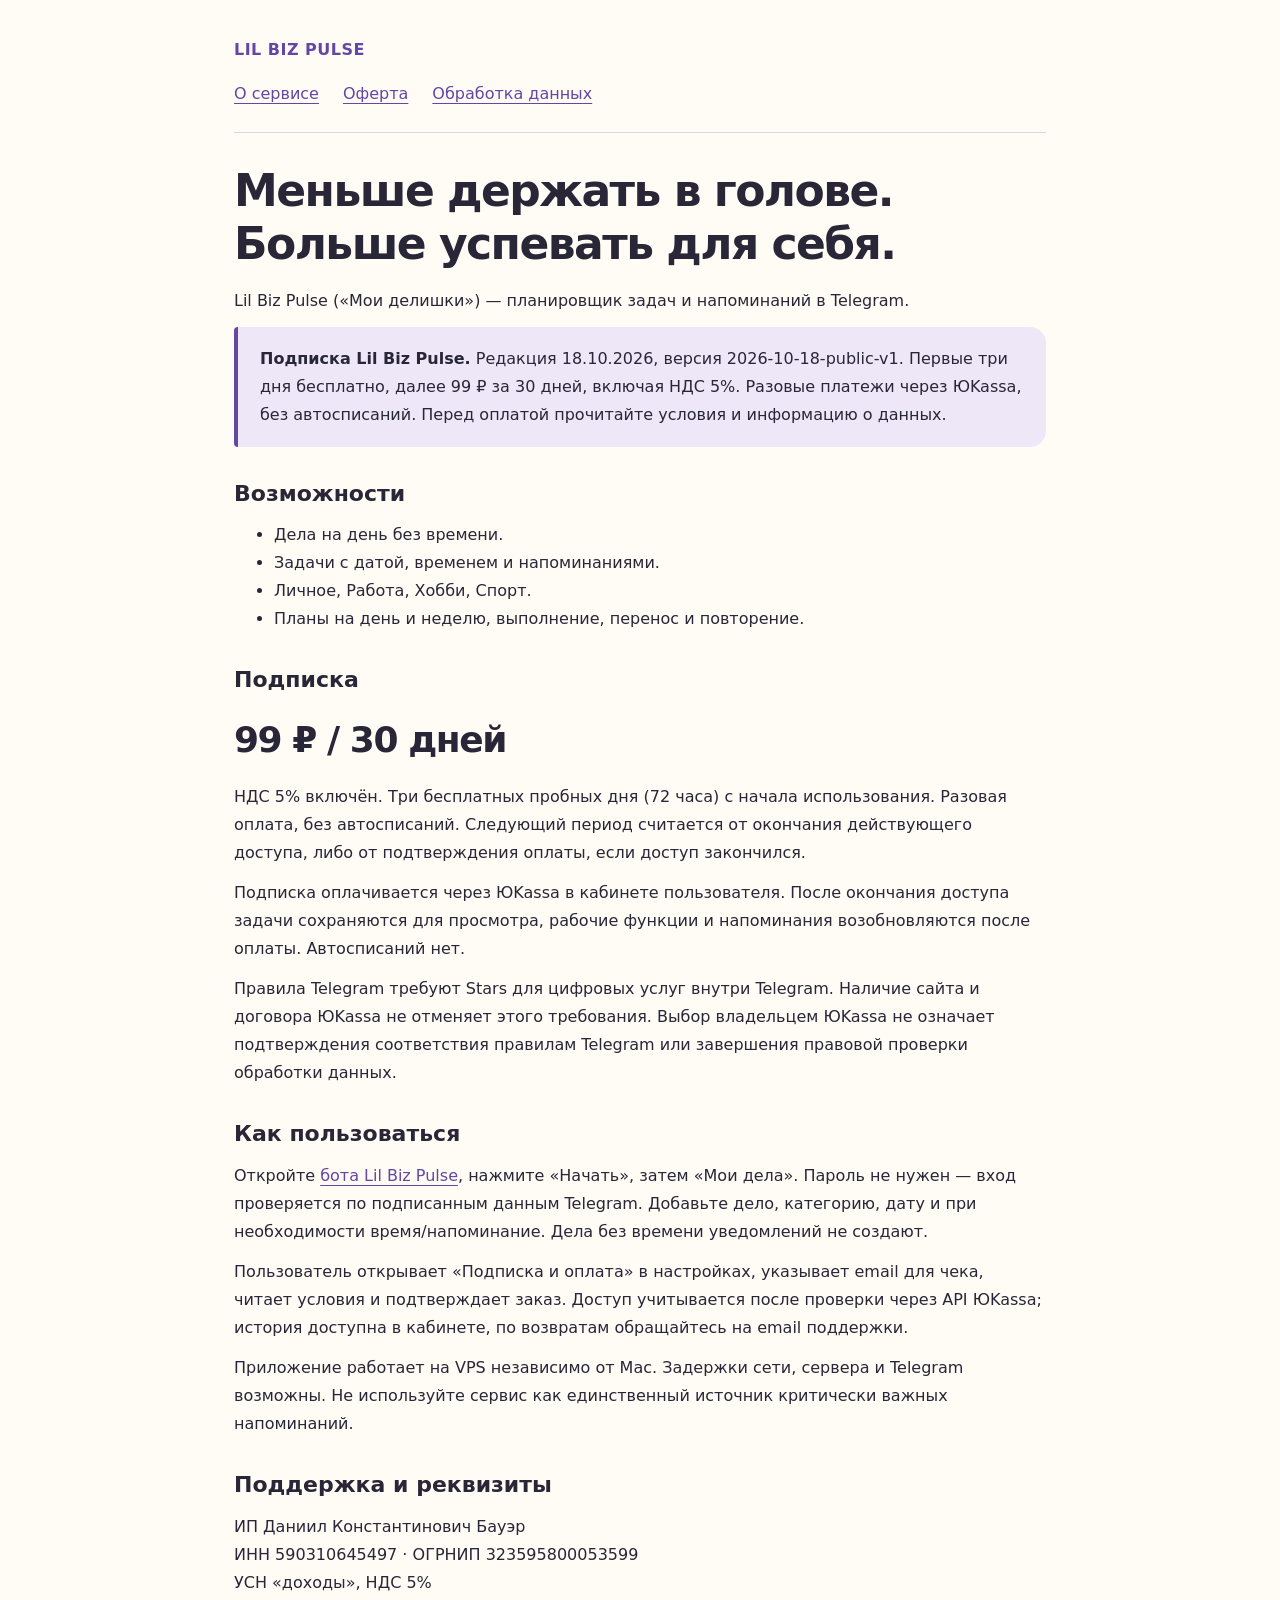
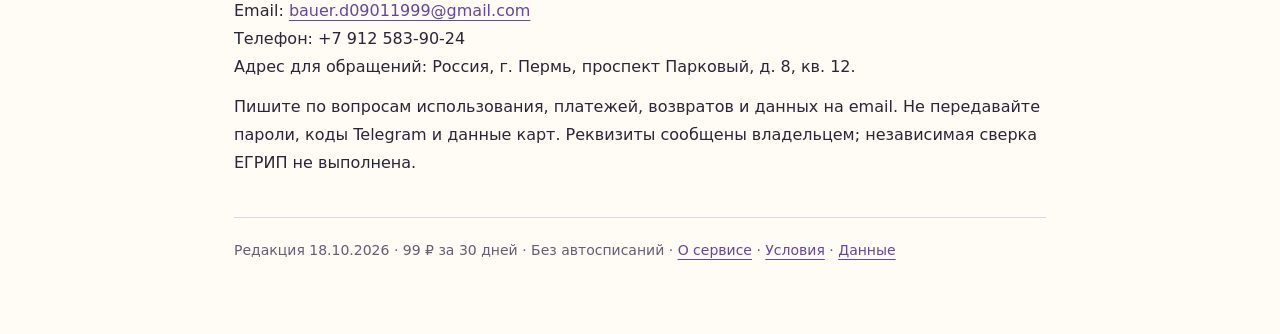
<file: index.html>
<!doctype html>
<html lang="ru"><head><meta charset="utf-8"><meta name="viewport" content="width=device-width,initial-scale=1"><title>О сервисе — Lil Biz Pulse</title><link rel="stylesheet" href="style.css"></head>
<body><main><header><a class="brand" href="index.html">LIL BIZ PULSE</a><nav aria-label="Документы"><a href="index.html">О сервисе</a><a href="offer.html">Оферта</a><a href="privacy.html">Обработка данных</a></nav></header>
<h1>Меньше держать в голове.<br>Больше успевать для себя.</h1>
<p>Lil Biz Pulse («Мои делишки») — планировщик задач и напоминаний в Telegram.</p><aside class="note"><strong>Подписка Lil Biz Pulse.</strong> Редакция 18.10.2026, версия 2026-10-18-public-v1. Первые три дня бесплатно, далее 99 ₽ за 30 дней, включая НДС 5%. Разовые платежи через ЮKassa, без автосписаний. Перед оплатой прочитайте условия и информацию о данных.</aside>
<h2>Возможности</h2><ul><li>Дела на день без времени.</li><li>Задачи с датой, временем и напоминаниями.</li><li>Личное, Работа, Хобби, Спорт.</li><li>Планы на день и неделю, выполнение, перенос и повторение.</li></ul>
<h2>Подписка</h2><p class="price">99 ₽ / 30 дней</p><p>НДС 5% включён. Три бесплатных пробных дня (72 часа) с начала использования. Разовая оплата, без автосписаний. Следующий период считается от окончания действующего доступа, либо от подтверждения оплаты, если доступ закончился.</p><p>Подписка оплачивается через ЮKassa в кабинете пользователя. После окончания доступа задачи сохраняются для просмотра, рабочие функции и напоминания возобновляются после оплаты. Автосписаний нет.</p><p>Правила Telegram требуют Stars для цифровых услуг внутри Telegram. Наличие сайта и договора ЮKassa не отменяет этого требования. Выбор владельцем ЮKassa не означает подтверждения соответствия правилам Telegram или завершения правовой проверки обработки данных.</p>
<h2>Как пользоваться</h2><p>Откройте <a href="https://t.me/lilbizpulse_bot">бота Lil Biz Pulse</a>, нажмите «Начать», затем «Мои дела». Пароль не нужен — вход проверяется по подписанным данным Telegram. Добавьте дело, категорию, дату и при необходимости время/напоминание. Дела без времени уведомлений не создают.</p><p>Пользователь открывает «Подписка и оплата» в настройках, указывает email для чека, читает условия и подтверждает заказ. Доступ учитывается после проверки через API ЮKassa; история доступна в кабинете, по возвратам обращайтесь на email поддержки.</p><p>Приложение работает на VPS независимо от Mac. Задержки сети, сервера и Telegram возможны. Не используйте сервис как единственный источник критически важных напоминаний.</p>
<h2>Поддержка и реквизиты</h2><p>ИП Даниил Константинович Бауэр<br>ИНН 590310645497 · ОГРНИП 323595800053599<br>УСН «доходы», НДС 5%<br>Email: <a href="mailto:bauer.d09011999@gmail.com">bauer.d09011999@gmail.com</a><br>Телефон: +7 912 583-90-24<br>Адрес для обращений: Россия, г. Пермь, проспект Парковый, д. 8, кв. 12.</p><p>Пишите по вопросам использования, платежей, возвратов и данных на email. Не передавайте пароли, коды Telegram и данные карт. Реквизиты сообщены владельцем; независимая сверка ЕГРИП не выполнена.</p>
<footer>Редакция 18.10.2026 · 99 ₽ за 30 дней · Без автосписаний · <a href="index.html">О сервисе</a> · <a href="offer.html">Условия</a> · <a href="privacy.html">Данные</a></footer></main></body></html>
</file>
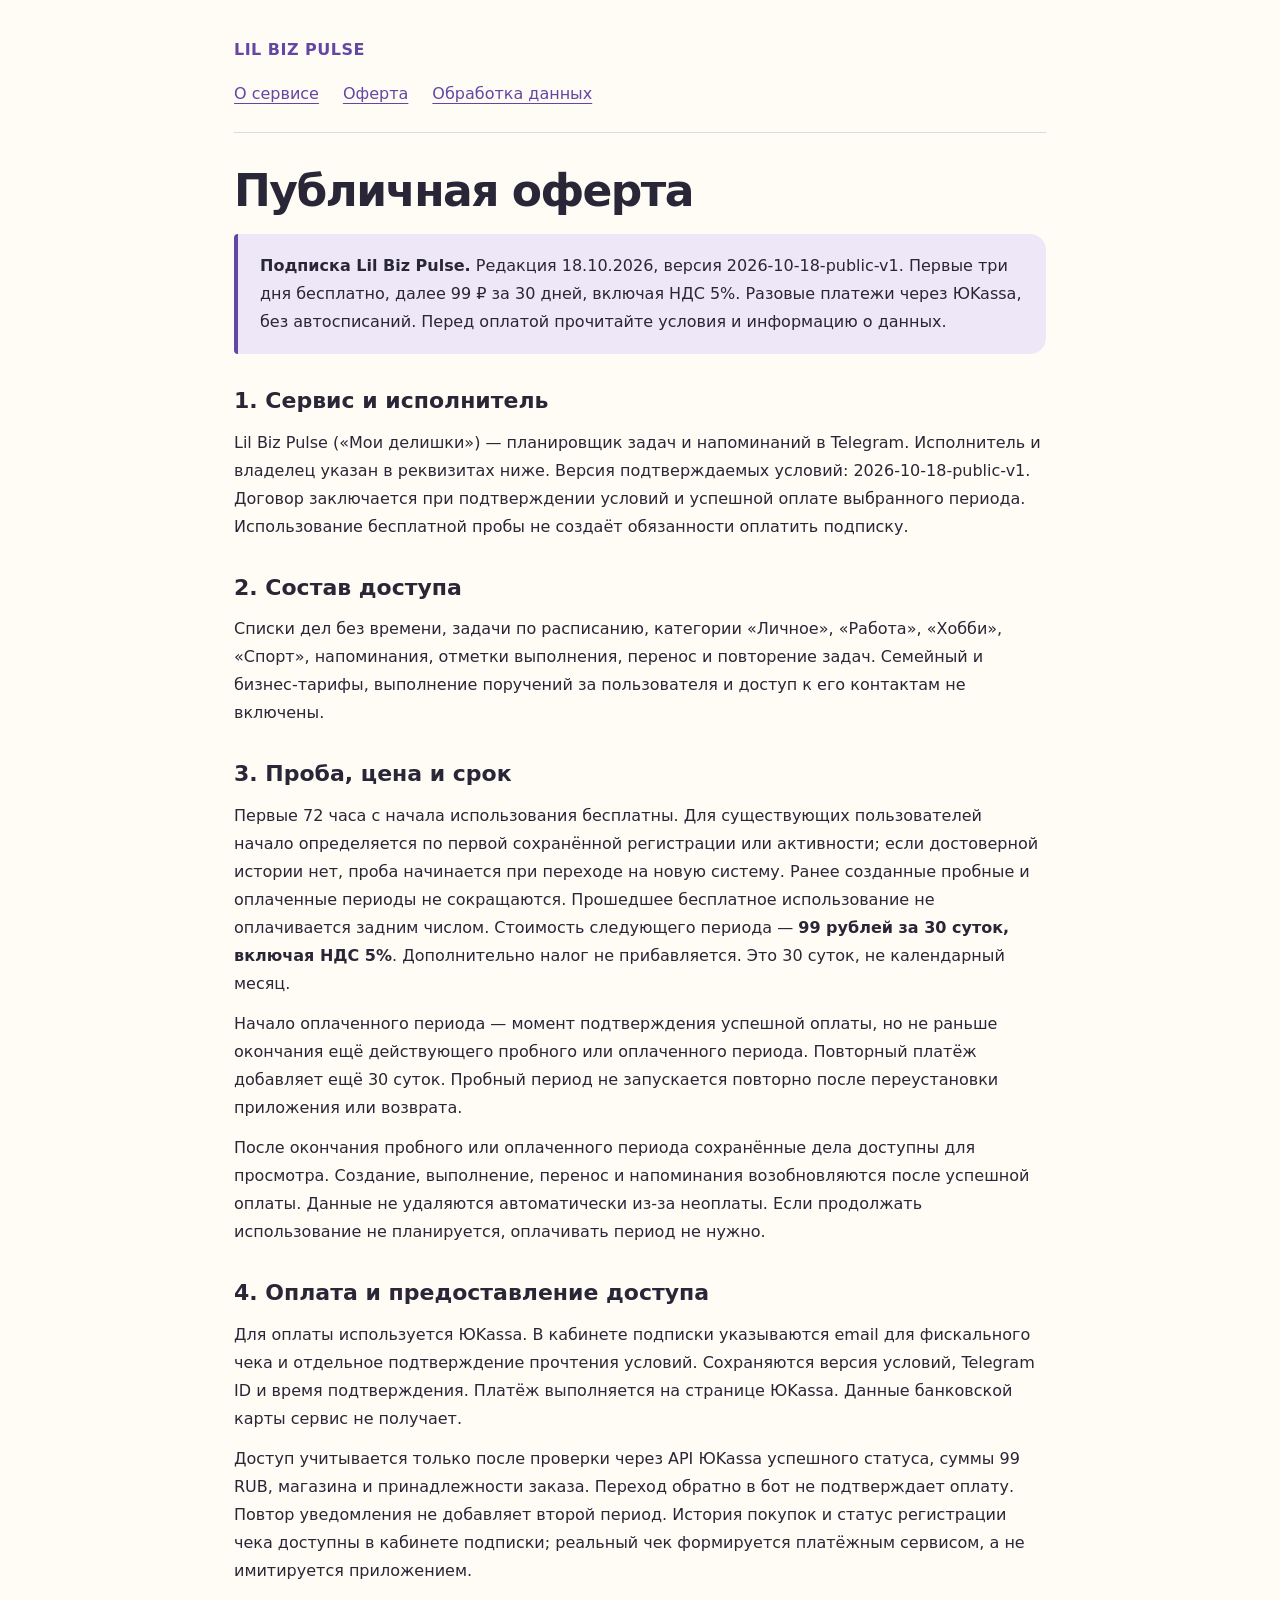
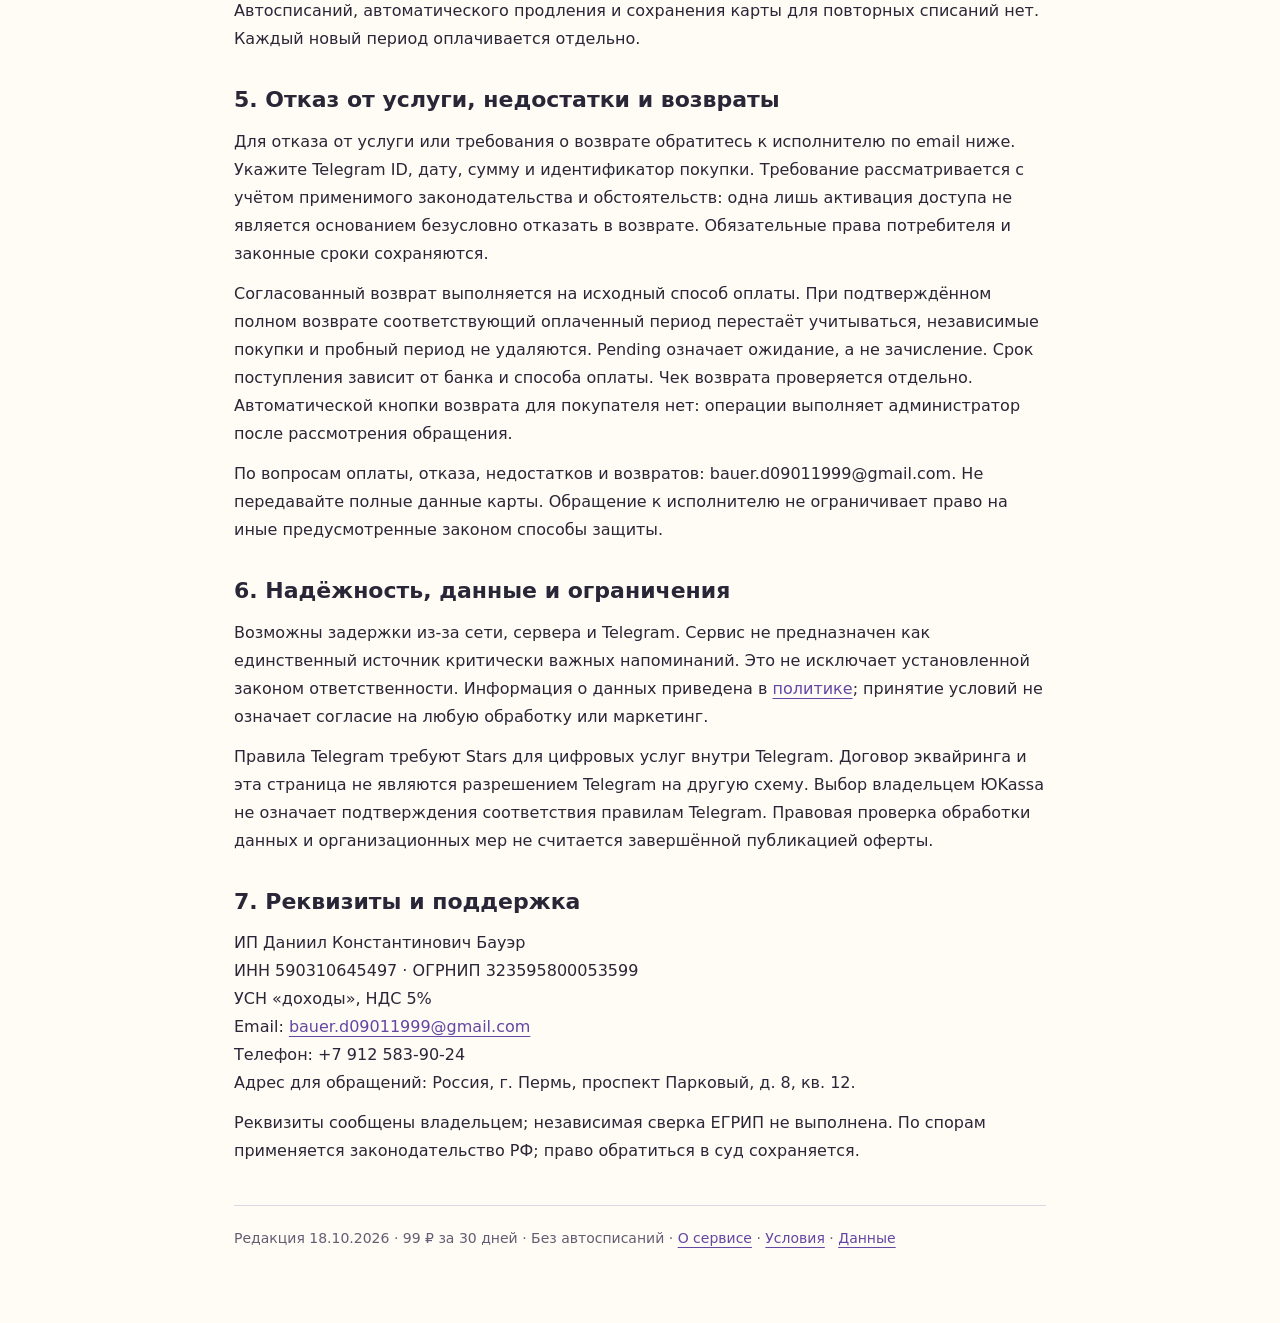
<file: offer.html>
<!doctype html>
<html lang="ru"><head><meta charset="utf-8"><meta name="viewport" content="width=device-width,initial-scale=1"><title>Условия подписки — Lil Biz Pulse</title><link rel="stylesheet" href="style.css"></head>
<body><main><header><a class="brand" href="index.html">LIL BIZ PULSE</a><nav aria-label="Документы"><a href="index.html">О сервисе</a><a href="offer.html">Оферта</a><a href="privacy.html">Обработка данных</a></nav></header>
<h1>Публичная оферта</h1>
<aside class="note"><strong>Подписка Lil Biz Pulse.</strong> Редакция 18.10.2026, версия 2026-10-18-public-v1. Первые три дня бесплатно, далее 99 ₽ за 30 дней, включая НДС 5%. Разовые платежи через ЮKassa, без автосписаний. Перед оплатой прочитайте условия и информацию о данных.</aside>
<h2>1. Сервис и исполнитель</h2><p>Lil Biz Pulse («Мои делишки») — планировщик задач и напоминаний в Telegram. Исполнитель и владелец указан в реквизитах ниже. Версия подтверждаемых условий: 2026-10-18-public-v1. Договор заключается при подтверждении условий и успешной оплате выбранного периода. Использование бесплатной пробы не создаёт обязанности оплатить подписку.</p>
<h2>2. Состав доступа</h2><p>Списки дел без времени, задачи по расписанию, категории «Личное», «Работа», «Хобби», «Спорт», напоминания, отметки выполнения, перенос и повторение задач. Семейный и бизнес-тарифы, выполнение поручений за пользователя и доступ к его контактам не включены.</p>
<h2>3. Проба, цена и срок</h2><p>Первые 72 часа с начала использования бесплатны. Для существующих пользователей начало определяется по первой сохранённой регистрации или активности; если достоверной истории нет, проба начинается при переходе на новую систему. Ранее созданные пробные и оплаченные периоды не сокращаются. Прошедшее бесплатное использование не оплачивается задним числом. Стоимость следующего периода — <strong>99 рублей за 30 суток, включая НДС 5%</strong>. Дополнительно налог не прибавляется. Это 30 суток, не календарный месяц.</p><p>Начало оплаченного периода — момент подтверждения успешной оплаты, но не раньше окончания ещё действующего пробного или оплаченного периода. Повторный платёж добавляет ещё 30 суток. Пробный период не запускается повторно после переустановки приложения или возврата.</p><p>После окончания пробного или оплаченного периода сохранённые дела доступны для просмотра. Создание, выполнение, перенос и напоминания возобновляются после успешной оплаты. Данные не удаляются автоматически из-за неоплаты. Если продолжать использование не планируется, оплачивать период не нужно.</p>
<h2>4. Оплата и предоставление доступа</h2><p>Для оплаты используется ЮKassa. В кабинете подписки указываются email для фискального чека и отдельное подтверждение прочтения условий. Сохраняются версия условий, Telegram ID и время подтверждения. Платёж выполняется на странице ЮKassa. Данные банковской карты сервис не получает.</p><p>Доступ учитывается только после проверки через API ЮKassa успешного статуса, суммы 99 RUB, магазина и принадлежности заказа. Переход обратно в бот не подтверждает оплату. Повтор уведомления не добавляет второй период. История покупок и статус регистрации чека доступны в кабинете подписки; реальный чек формируется платёжным сервисом, а не имитируется приложением.</p><p>Автосписаний, автоматического продления и сохранения карты для повторных списаний нет. Каждый новый период оплачивается отдельно.</p>
<h2>5. Отказ от услуги, недостатки и возвраты</h2><p>Для отказа от услуги или требования о возврате обратитесь к исполнителю по email ниже. Укажите Telegram ID, дату, сумму и идентификатор покупки. Требование рассматривается с учётом применимого законодательства и обстоятельств: одна лишь активация доступа не является основанием безусловно отказать в возврате. Обязательные права потребителя и законные сроки сохраняются.</p><p>Согласованный возврат выполняется на исходный способ оплаты. При подтверждённом полном возврате соответствующий оплаченный период перестаёт учитываться, независимые покупки и пробный период не удаляются. Pending означает ожидание, а не зачисление. Срок поступления зависит от банка и способа оплаты. Чек возврата проверяется отдельно. Автоматической кнопки возврата для покупателя нет: операции выполняет администратор после рассмотрения обращения.</p><p>По вопросам оплаты, отказа, недостатков и возвратов: bauer.d09011999@gmail.com. Не передавайте полные данные карты. Обращение к исполнителю не ограничивает право на иные предусмотренные законом способы защиты.</p>
<h2>6. Надёжность, данные и ограничения</h2><p>Возможны задержки из-за сети, сервера и Telegram. Сервис не предназначен как единственный источник критически важных напоминаний. Это не исключает установленной законом ответственности. Информация о данных приведена в <a href="privacy.html">политике</a>; принятие условий не означает согласие на любую обработку или маркетинг.</p><p>Правила Telegram требуют Stars для цифровых услуг внутри Telegram. Договор эквайринга и эта страница не являются разрешением Telegram на другую схему. Выбор владельцем ЮKassa не означает подтверждения соответствия правилам Telegram. Правовая проверка обработки данных и организационных мер не считается завершённой публикацией оферты.</p>
<h2>7. Реквизиты и поддержка</h2><p>ИП Даниил Константинович Бауэр<br>ИНН 590310645497 · ОГРНИП 323595800053599<br>УСН «доходы», НДС 5%<br>Email: <a href="mailto:bauer.d09011999@gmail.com">bauer.d09011999@gmail.com</a><br>Телефон: +7 912 583-90-24<br>Адрес для обращений: Россия, г. Пермь, проспект Парковый, д. 8, кв. 12.</p><p>Реквизиты сообщены владельцем; независимая сверка ЕГРИП не выполнена. По спорам применяется законодательство РФ; право обратиться в суд сохраняется.</p>
<footer>Редакция 18.10.2026 · 99 ₽ за 30 дней · Без автосписаний · <a href="index.html">О сервисе</a> · <a href="offer.html">Условия</a> · <a href="privacy.html">Данные</a></footer></main></body></html>
</file>
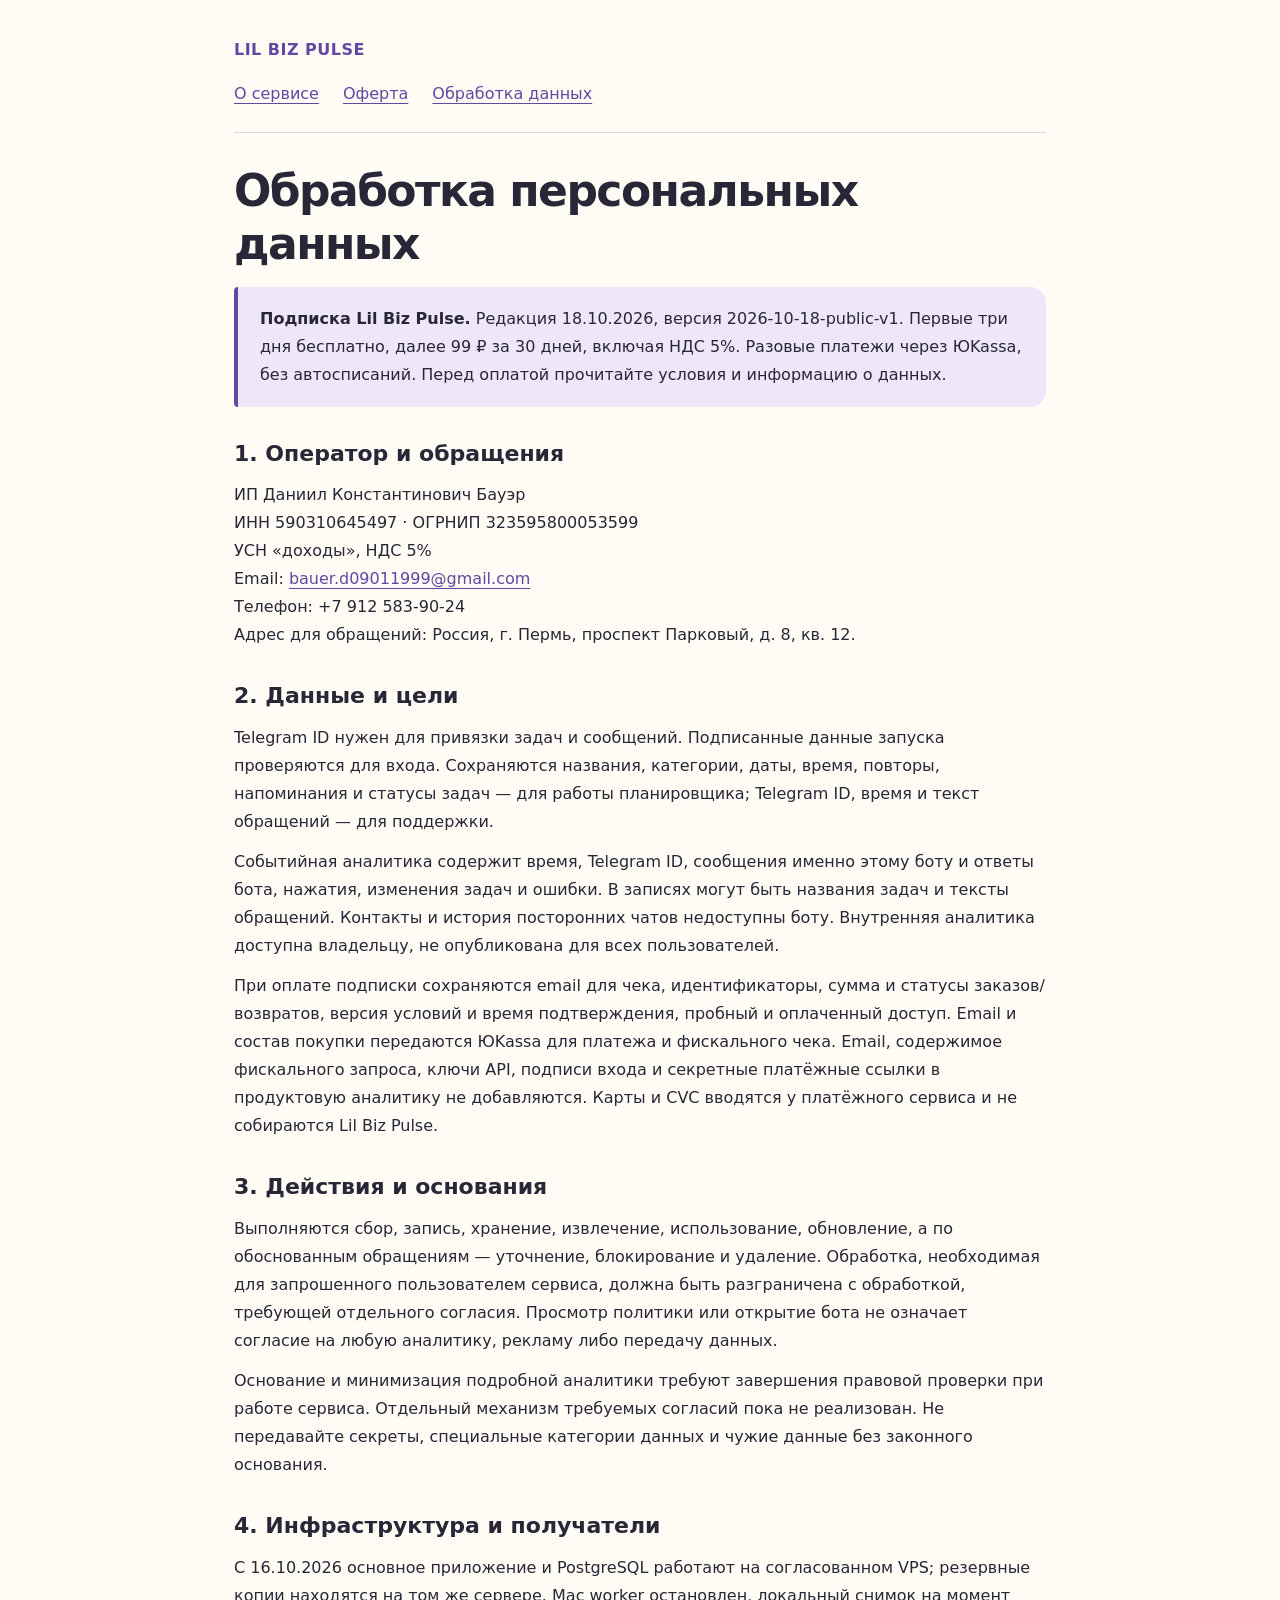
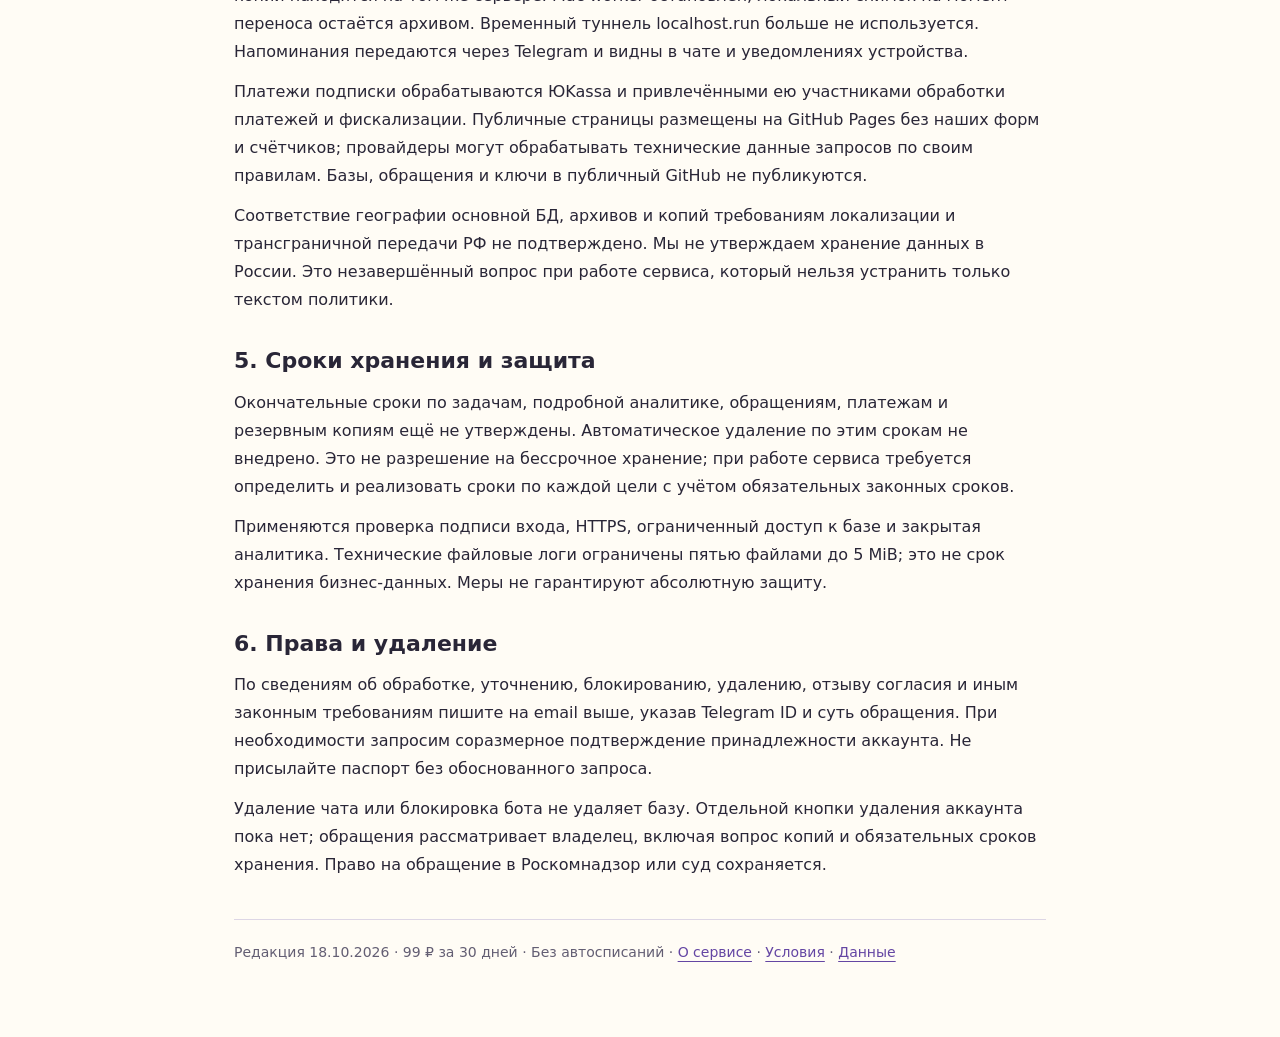
<file: privacy.html>
<!doctype html>
<html lang="ru"><head><meta charset="utf-8"><meta name="viewport" content="width=device-width,initial-scale=1"><title>Обработка данных — Lil Biz Pulse</title><link rel="stylesheet" href="style.css"></head>
<body><main><header><a class="brand" href="index.html">LIL BIZ PULSE</a><nav aria-label="Документы"><a href="index.html">О сервисе</a><a href="offer.html">Оферта</a><a href="privacy.html">Обработка данных</a></nav></header>
<h1>Обработка персональных данных</h1>
<aside class="note"><strong>Подписка Lil Biz Pulse.</strong> Редакция 18.10.2026, версия 2026-10-18-public-v1. Первые три дня бесплатно, далее 99 ₽ за 30 дней, включая НДС 5%. Разовые платежи через ЮKassa, без автосписаний. Перед оплатой прочитайте условия и информацию о данных.</aside>
<h2>1. Оператор и обращения</h2><p>ИП Даниил Константинович Бауэр<br>ИНН 590310645497 · ОГРНИП 323595800053599<br>УСН «доходы», НДС 5%<br>Email: <a href="mailto:bauer.d09011999@gmail.com">bauer.d09011999@gmail.com</a><br>Телефон: +7 912 583-90-24<br>Адрес для обращений: Россия, г. Пермь, проспект Парковый, д. 8, кв. 12.</p>
<h2>2. Данные и цели</h2><p>Telegram ID нужен для привязки задач и сообщений. Подписанные данные запуска проверяются для входа. Сохраняются названия, категории, даты, время, повторы, напоминания и статусы задач — для работы планировщика; Telegram ID, время и текст обращений — для поддержки.</p><p>Событийная аналитика содержит время, Telegram ID, сообщения именно этому боту и ответы бота, нажатия, изменения задач и ошибки. В записях могут быть названия задач и тексты обращений. Контакты и история посторонних чатов недоступны боту. Внутренняя аналитика доступна владельцу, не опубликована для всех пользователей.</p><p>При оплате подписки сохраняются email для чека, идентификаторы, сумма и статусы заказов/возвратов, версия условий и время подтверждения, пробный и оплаченный доступ. Email и состав покупки передаются ЮKassa для платежа и фискального чека. Email, содержимое фискального запроса, ключи API, подписи входа и секретные платёжные ссылки в продуктовую аналитику не добавляются. Карты и CVC вводятся у платёжного сервиса и не собираются Lil Biz Pulse.</p>
<h2>3. Действия и основания</h2><p>Выполняются сбор, запись, хранение, извлечение, использование, обновление, а по обоснованным обращениям — уточнение, блокирование и удаление. Обработка, необходимая для запрошенного пользователем сервиса, должна быть разграничена с обработкой, требующей отдельного согласия. Просмотр политики или открытие бота не означает согласие на любую аналитику, рекламу либо передачу данных.</p><p>Основание и минимизация подробной аналитики требуют завершения правовой проверки при работе сервиса. Отдельный механизм требуемых согласий пока не реализован. Не передавайте секреты, специальные категории данных и чужие данные без законного основания.</p>
<h2>4. Инфраструктура и получатели</h2><p>С 16.10.2026 основное приложение и PostgreSQL работают на согласованном VPS; резервные копии находятся на том же сервере. Mac worker остановлен, локальный снимок на момент переноса остаётся архивом. Временный туннель localhost.run больше не используется. Напоминания передаются через Telegram и видны в чате и уведомлениях устройства.</p><p>Платежи подписки обрабатываются ЮKassa и привлечёнными ею участниками обработки платежей и фискализации. Публичные страницы размещены на GitHub Pages без наших форм и счётчиков; провайдеры могут обрабатывать технические данные запросов по своим правилам. Базы, обращения и ключи в публичный GitHub не публикуются.</p><p>Соответствие географии основной БД, архивов и копий требованиям локализации и трансграничной передачи РФ не подтверждено. Мы не утверждаем хранение данных в России. Это незавершённый вопрос при работе сервиса, который нельзя устранить только текстом политики.</p>
<h2>5. Сроки хранения и защита</h2><p>Окончательные сроки по задачам, подробной аналитике, обращениям, платежам и резервным копиям ещё не утверждены. Автоматическое удаление по этим срокам не внедрено. Это не разрешение на бессрочное хранение; при работе сервиса требуется определить и реализовать сроки по каждой цели с учётом обязательных законных сроков.</p><p>Применяются проверка подписи входа, HTTPS, ограниченный доступ к базе и закрытая аналитика. Технические файловые логи ограничены пятью файлами до 5 MiB; это не срок хранения бизнес-данных. Меры не гарантируют абсолютную защиту.</p>
<h2>6. Права и удаление</h2><p>По сведениям об обработке, уточнению, блокированию, удалению, отзыву согласия и иным законным требованиям пишите на email выше, указав Telegram ID и суть обращения. При необходимости запросим соразмерное подтверждение принадлежности аккаунта. Не присылайте паспорт без обоснованного запроса.</p><p>Удаление чата или блокировка бота не удаляет базу. Отдельной кнопки удаления аккаунта пока нет; обращения рассматривает владелец, включая вопрос копий и обязательных сроков хранения. Право на обращение в Роскомнадзор или суд сохраняется.</p>
<footer>Редакция 18.10.2026 · 99 ₽ за 30 дней · Без автосписаний · <a href="index.html">О сервисе</a> · <a href="offer.html">Условия</a> · <a href="privacy.html">Данные</a></footer></main></body></html>
</file>
<file: style.css>
:root{color-scheme:light;--ink:#292637;--muted:#635e73;--line:#ddd6e5;--paper:#fffcf5;--accent:#6446a3}*{box-sizing:border-box}body{margin:0;background:var(--paper);color:var(--ink);font:16px/1.75 system-ui,-apple-system,sans-serif}main{max-width:860px;margin:auto;padding:36px 24px 72px}header{padding-bottom:24px;border-bottom:1px solid var(--line)}.brand{color:var(--accent);font-weight:750;text-decoration:none;letter-spacing:.03em}nav{display:flex;flex-wrap:wrap;gap:12px 24px;margin-top:16px}a{color:var(--accent);text-underline-offset:4px}a:focus-visible{outline:3px solid var(--accent);outline-offset:5px}h1{font-size:clamp(28px,6vw,44px);line-height:1.2;letter-spacing:-.035em;margin:32px 0 16px}h2{font-size:22px;line-height:1.4;margin:32px 0 12px}p,ul,dl{margin:12px 0}.note{padding:18px 22px;background:#eee7f8;border-left:4px solid var(--accent);border-radius:4px 16px 16px 4px}.price{font-size:36px;letter-spacing:-.04em;font-weight:750}.muted,footer{color:var(--muted);font-size:14px}dt{font-weight:650}dd{margin:0 0 12px;overflow-wrap:anywhere}footer{margin-top:40px;padding-top:20px;border-top:1px solid var(--line)}@media print{nav{display:none}body{background:white}main{padding:0}.note{background:white;border:1px solid #999}a{color:inherit}}
</file>
